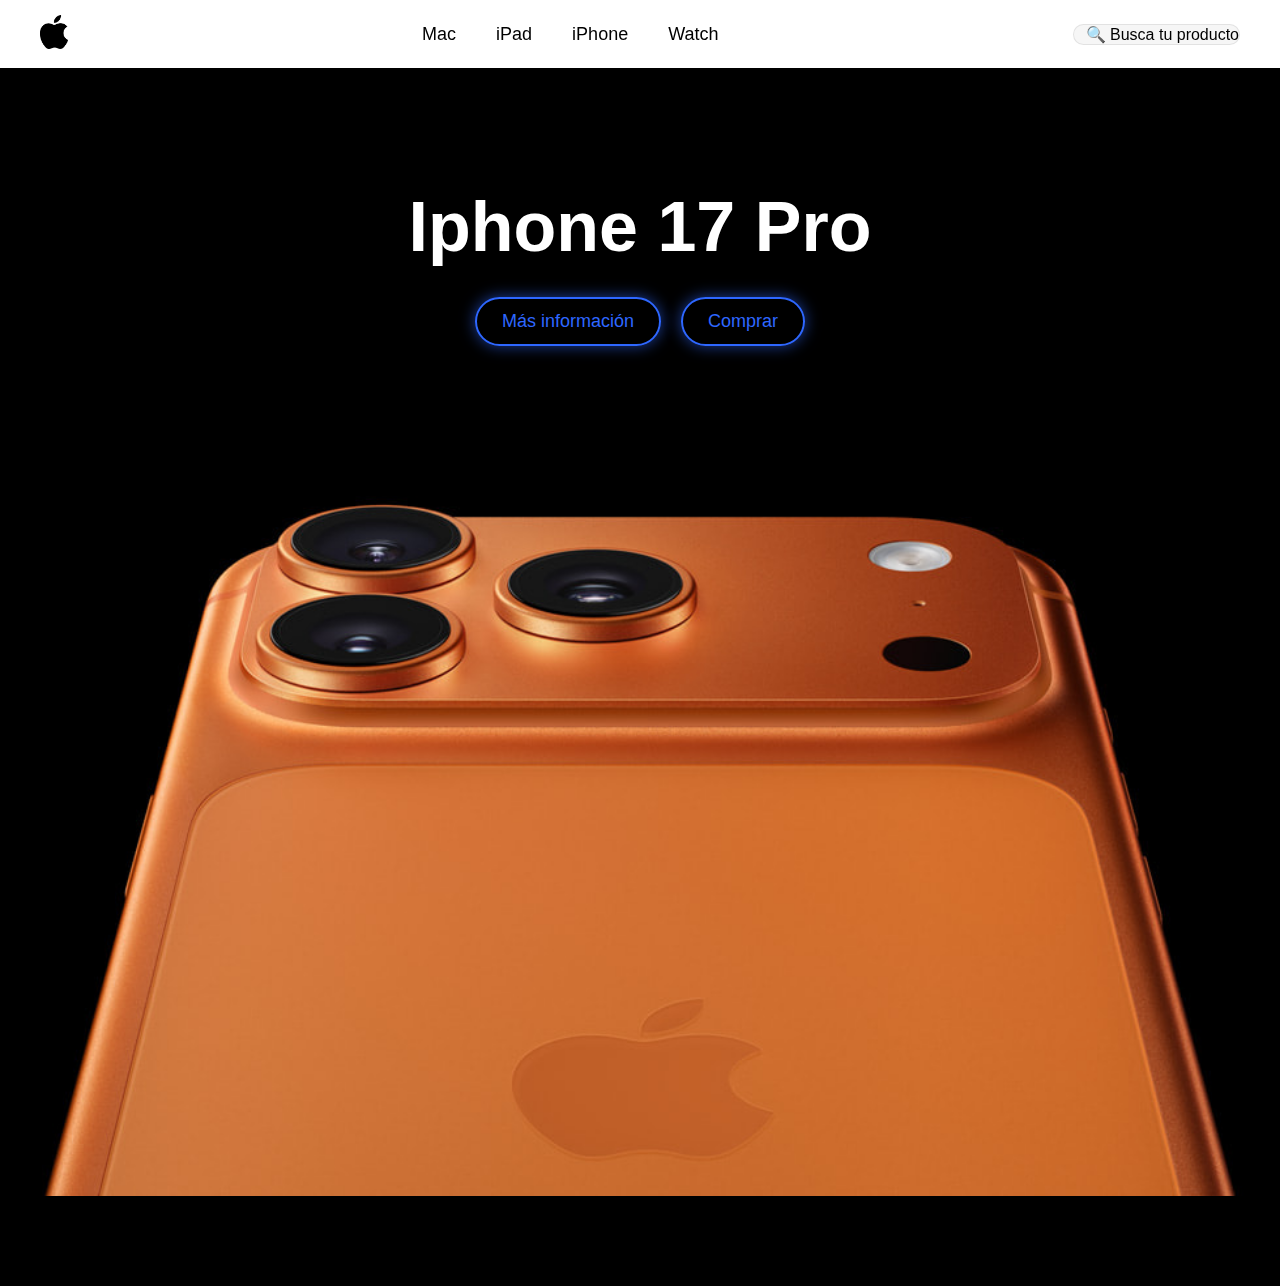
<file: IphoneWeb/index.html>
<!DOCTYPE html>
<html lang="es">
<head>
  <meta charset="UTF-8" />
  <meta name="viewport" content="width=device-width, initial-scale=1.0" />
  <title>Iphone 17 Pro</title>
  <link rel="stylesheet" href="style.css" />
</head>
<body>

  <nav>
    <div class="logo"><img src="logo.png" alt="Apple"></div>
    <ul>
      <li>Mac</li>
      <li>iPad</li>
      <li>iPhone</li>
      <li>Watch</li>
    </ul>
    <div class="search-box">🔍 Busca tu producto</div>
  </nav>

  <section class="hero">
    <h1>Iphone 17 Pro</h1>
    <div class="botones">
      <button class="btn">Más información</button>
      <button class="btn">Comprar</button>
    </div>
    <div class="imagen-hero">
      <img src="iphone17.png" alt="iPhone 17" />
    </div>
  </section>

</body>
</html>
</file>
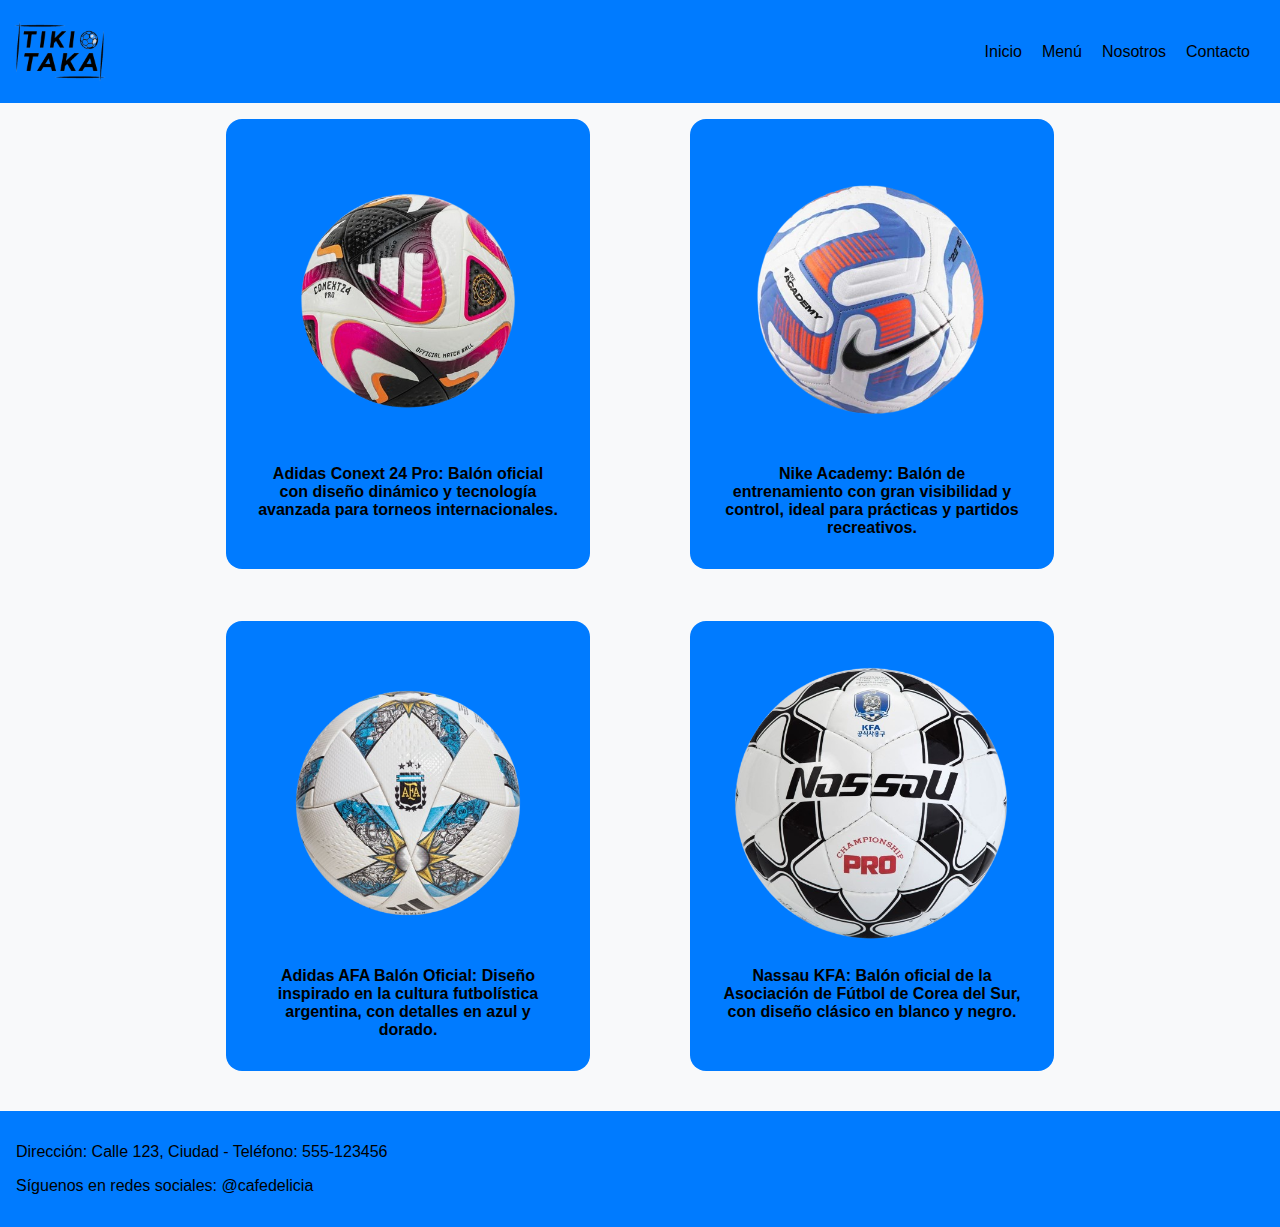
<file: TikiTakaResponsive-AgusDominguez/index.html>
<!DOCTYPE html>
<html lang="es">

<head>
    <meta charset="UTF-8">
    <meta name="viewport" content="width=device-width, initial-scale=1.0">
    <title>Tiki Taka</title>
    <link rel="stylesheet" href="estilo.css">
</head>

<body>
    <header>
        <nav>
            <img class="logo" src="images/logo.png" alt="Logo Taza de Cafe" width="100">
            <input type="checkbox" id="menu-toggle">
            <label for="menu-toggle" class="menu-icon">&#9776;</label>

            <ul class="menu">
                <li><a href="#inicio">Inicio</a></li>
                <li><a href="#menu">Menú</a></li>
                <li><a href="#nosotros">Nosotros</a></li>
                <li><a href="#contacto">Contacto</a></li>
            </ul>
        </nav>
    </header>

    <!-- Contenido con imágenes y descripciones -->
    <section class="productos">
        <figure>
            <img class="contiene-imagen" src="images/adidas.png" width="400" height="auto" alt="Adidas Conext 24 Pro">
            <figcaption>Adidas Conext 24 Pro: Balón oficial con diseño dinámico y tecnología avanzada para torneos internacionales.</figcaption>
        </figure>

        <figure>
            <img class="contiene-imagen" src="images/nike.png" width="400" height="auto" alt="Nike Academy">
            <figcaption>Nike Academy: Balón de entrenamiento con gran visibilidad y control, ideal para prácticas y partidos recreativos.</figcaption>
        </figure>

        <figure>
            <img class="contiene-imagen" src="images/argentina.png" width="400" height="auto" alt="Adidas AFA">
            <figcaption>Adidas AFA Balón Oficial: Diseño inspirado en la cultura futbolística argentina, con detalles en azul y dorado.</figcaption>
        </figure>

        <figure>
            <img class="contiene-imagen" src="images/nassau.png" width="400" height="auto" alt="Nassau KFA">
            <figcaption>Nassau KFA: Balón oficial de la Asociación de Fútbol de Corea del Sur, con diseño clásico en blanco y negro.</figcaption>
        </figure>
    </section>

    <footer>
        <p>Dirección: Calle 123, Ciudad - Teléfono: 555-123456</p>
        <p>Síguenos en redes sociales: @cafedelicia</p>
    </footer>
</body>


</html>
</file>
<file: IphoneWeb/style.css>
/* ==== NAV ==== */
nav {
  display: flex;
  justify-content: space-between;
  align-items: center;
  padding: 15px 40px;
  background: #fff;
  color: #000;
  position: fixed;
  top: 0;
  left: 0;
  right: 0;
  z-index: 1000;
  box-shadow: 0 2px 10px rgba(0,0,0,0.08);
}

nav ul {
  list-style: none;
  display: flex;
  gap: 40px;
  margin: 0;
  padding: 0;
}

nav ul li {
  cursor: pointer;
  font-size: 18px;
  color: #000;
}

.logo img {
  width: 28px;
  height: auto;
}

.search-box {
  background: #f6f6f6;
  padding: 0;
  border-radius: 20px;
  border: 1px solid rgba(0,0,0,0.08);
  display: flex;
  align-items: center;
  padding-left: 12px;
}

.search-box input {
  border: none;
  background: transparent;
  padding: 10px 15px;
  outline: none;
  font-size: 16px;
  color: #333;
}


/* ==== HERO ==== */
body {
  margin: 0;
  font-family: Arial, sans-serif;
  background: #000;
  color: #fff;
}

.hero {
  text-align: center;
  padding-top: 140px;
}

.hero h1 {
  font-size: 70px;
  font-weight: 700;
  margin-bottom: 30px;
}

.botones {
  display: flex;
  justify-content: center;
  gap: 20px;
  margin-bottom: 40px;
}

.btn {
  padding: 12px 25px;
  font-size: 18px;
  border-radius: 25px;
  border: 2px solid #2e67ff;
  background: transparent;
  color: #2e67ff;
  cursor: pointer;
  transition: 0.3s;
  box-shadow: 0 0 15px rgba(46,103,255,0.6);
}

.btn:hover {
  background: #2e67ff;
  color: #fff;
}

.imagen-hero {
  display: flex;
  justify-content: center;
  margin-top: 30px;
}

.imagen-hero img {
  width: 100%;
  height: 100vh;
  object-fit: contain;
  margin: 0;
  padding: 0;
}


/* ==== RESPONSIVE ==== */
@media (max-width: 800px) {
  .hero h1 {
    font-size: 46px;
  }

  .imagen-hero img {
    width: 90%;
  }

  nav ul {
    gap: 20px;
  }
}
</file>
<file: TikiTakaResponsive-AgusDominguez/estilo.css>
body {
  margin: 0;
  font-family: Arial, sans-serif;
  background-color: #F8F9FA;
}
.productos {
  display: flex;
  flex-wrap: wrap;
  justify-content: center;
  gap: 20px;
  text-align: center;
}

figure {
  width: 300px;
  background-color:#007BFF;
  border-radius: 1em;
  padding: 2em;
}

.contiene-imagen {
  width: 100%;
  height: auto;
  border-radius: 10px;
}

figcaption {
  margin-top: 10px;
  font-size: 16px;
  font-weight: bold;
  color: #000000;
}

nav {
  background-color: #007BFF;
  color: #fff;
  display: flex;
  justify-content: space-between;
  align-items: center;
  padding: 10px;
}

.menu-icon {
  font-size: 24px;
  cursor: pointer;
  display: none;
  /* Ocultar el botón del menú por defecto */
}

.menu {
  list-style-type: none;
  padding: 0;
  display: flex;

}

.menu li {
  margin-right: 20px;
}

.menu li a {
  text-decoration: none;
  color: #000000;
}

.content {
  padding: 20px;
}
footer{
  background-color: #007BFF;
  margin-top: 1.5em;
  padding: 1em;
}

#menu-toggle {
  display: none;
  /* Mostrar menú cuando la casilla de verificación está marcada */
}



/* Estilos para pantallas pequeñas (menos de 600px de ancho) */
@media screen and (max-width: 600px) {
  nav {
    flex-direction: column;
    /* Cambiar la dirección del flexbox */
    align-items: flex-start;
    /* Alinear los elementos al principio */
  }

  .menu {
    display: none;
    /* Ocultar menú en pantallas pequeñas */
    flex-direction: column;
    /* Apilar elementos del menú verticalmente */

  }

  #menu-toggle:checked~.menu {
    display: flex;
    /* Mostrar menú cuando la casilla de verificación está marcada */
  }

  .menu-icon {
    display: block;
    /* Mostrar el botón del menú en pantallas pequeñas */
  }

  .contiene-imagen {
    width: 60%;
  }

  .logo {
    width: 20%;
    height: 20%;
  }

}
</file>
